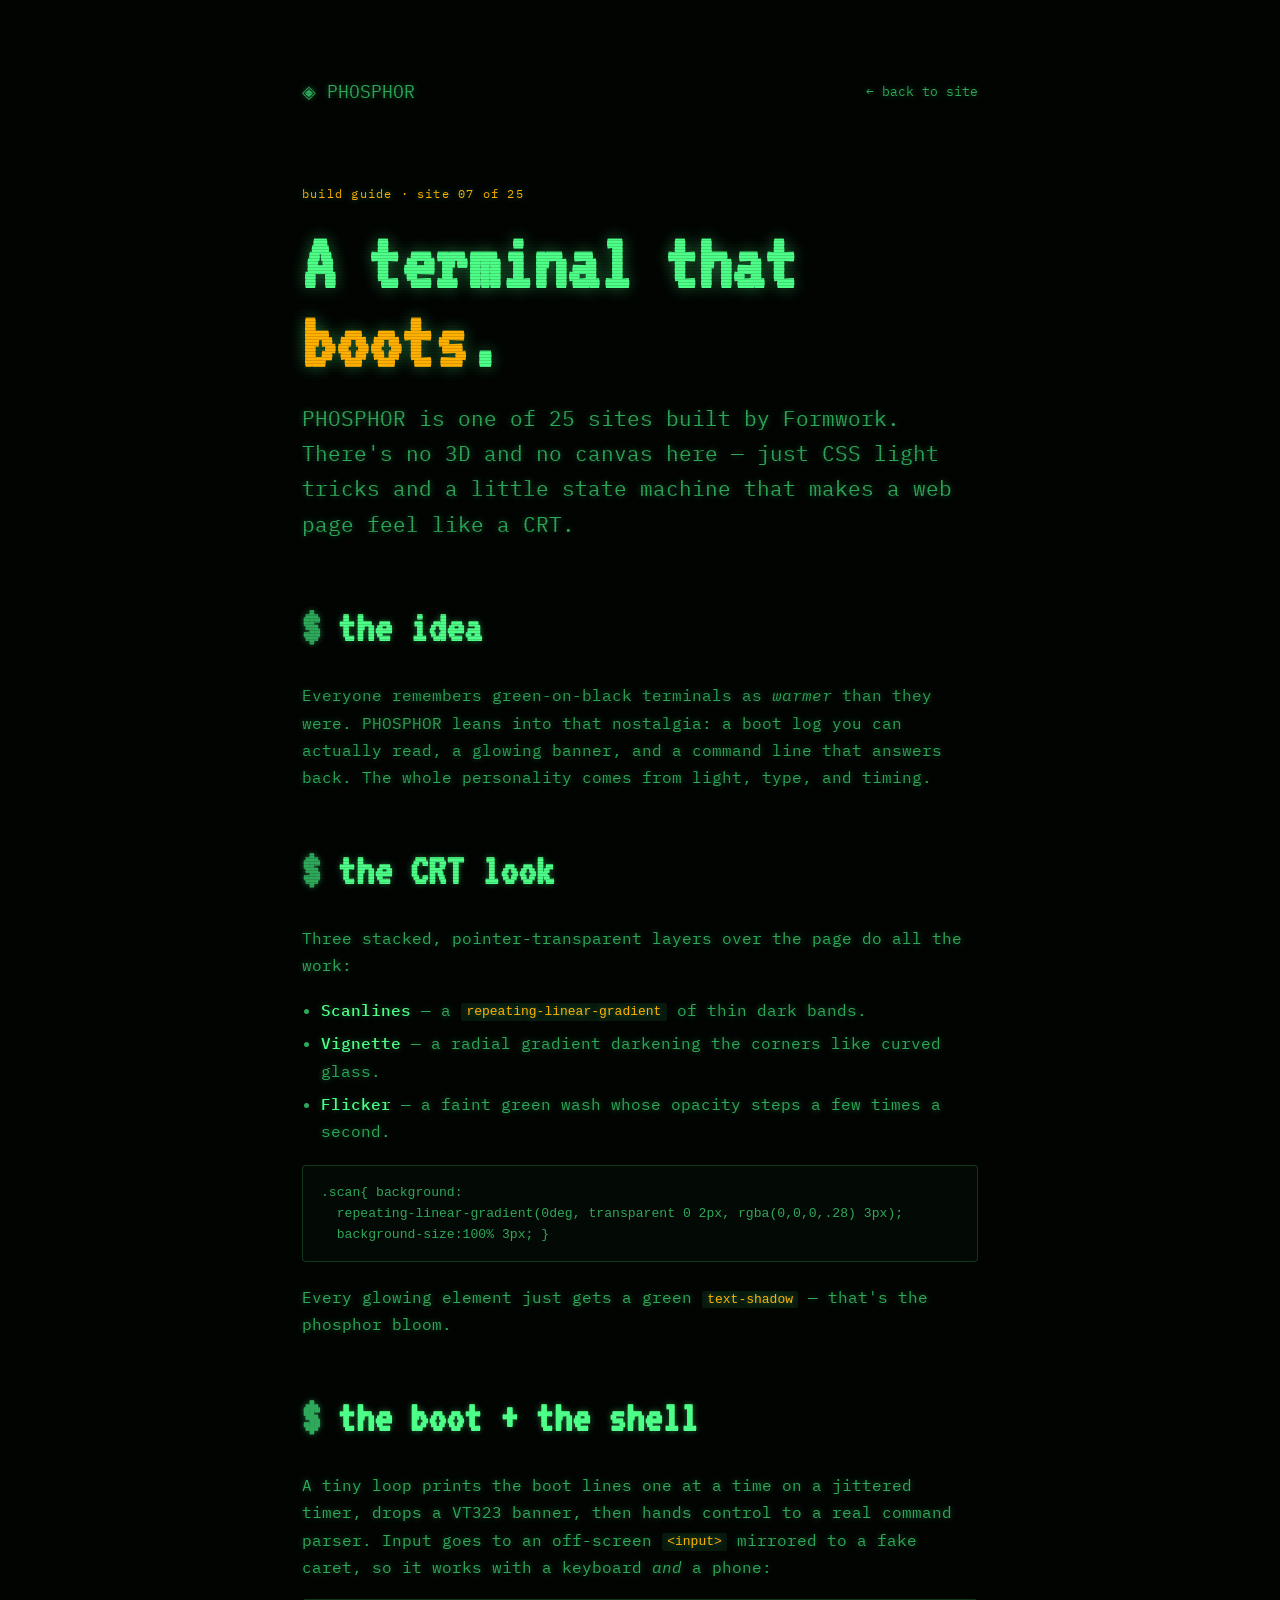
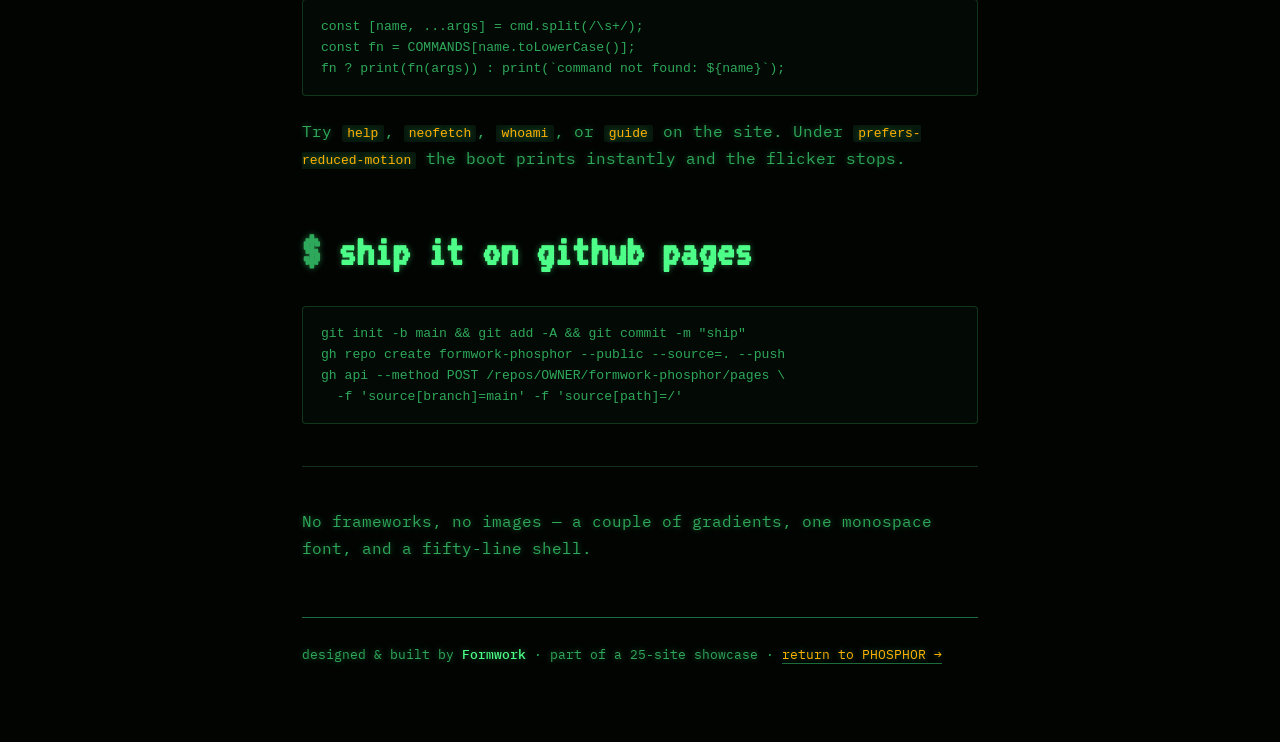
<file: guide/index.html>
<!doctype html>
<html lang="en">
<head>
<meta charset="utf-8" />
<meta name="viewport" content="width=device-width, initial-scale=1" />
<title>PHOSPHOR — Guide · How this was built</title>
<meta name="description" content="How the PHOSPHOR terminal site was built with Formwork: a CSS CRT overlay, a typed boot sequence, and a real interactive command line." />
<link rel="preconnect" href="https://fonts.googleapis.com" />
<link rel="preconnect" href="https://fonts.gstatic.com" crossorigin />
<link href="https://fonts.googleapis.com/css2?family=VT323&family=IBM+Plex+Mono:wght@400;500&display=swap" rel="stylesheet" />
<style>
  :root{--bg:#020402;--p:#4dff88;--dim:#2ea85a;--faint:#1c6b3a;--accent:#ffb000;--line:rgba(77,255,136,.18)}
  *{box-sizing:border-box;margin:0;padding:0}
  body{background:var(--bg);color:var(--p);font-family:"IBM Plex Mono",monospace;line-height:1.7;text-shadow:0 0 6px rgba(77,255,136,.4)}
  a{color:var(--accent);text-decoration:none;border-bottom:1px solid var(--faint)}a:hover{background:var(--accent);color:var(--bg);text-shadow:none}
  .crt{position:fixed;inset:0;z-index:200;pointer-events:none;background:repeating-linear-gradient(0deg,transparent 0,transparent 2px,rgba(0,0,0,.28) 3px);background-size:100% 3px}
  .wrap{max-width:740px;margin:0 auto;padding:clamp(28px,6vw,80px) clamp(20px,5vw,32px);position:relative;z-index:2}
  .top{display:flex;justify-content:space-between;align-items:center;font-size:.82rem;color:var(--dim);margin-bottom:clamp(40px,8vh,80px)}
  .top a{color:var(--dim);border:0}
  .brand{color:var(--p);font-size:1.1rem}
  .tag{display:inline-block;font-size:.76rem;letter-spacing:.1em;color:var(--accent);margin-bottom:1.2rem}
  h1{font-family:"VT323",monospace;font-size:clamp(2.8rem,9vw,5.2rem);line-height:.95;margin-bottom:1.2rem;text-shadow:0 0 16px rgba(77,255,136,.4)}
  h1 em{color:var(--accent);font-style:normal}
  .lede{font-size:clamp(1.05rem,2.2vw,1.3rem);color:var(--dim);max-width:58ch;margin-bottom:3rem}
  h2{font-family:"VT323",monospace;font-size:clamp(1.8rem,4.5vw,2.8rem);margin:2.6rem 0 1rem;color:var(--p)}
  h2::before{content:"$ ";color:var(--dim)}
  p{color:var(--dim);margin:0 0 1.1rem;max-width:66ch}
  strong{color:var(--p);font-weight:500}
  ul{color:var(--dim);margin:0 0 1.2rem 1.2rem}li{margin:.4rem 0}
  code{color:var(--accent);background:rgba(77,255,136,.08);padding:.1em .4em;border-radius:2px}
  pre{background:rgba(6,14,8,.6);border:1px solid var(--line);border-radius:4px;padding:16px 18px;overflow-x:auto;margin:0 0 1.4rem;font-size:.82rem;line-height:1.6;text-shadow:none}
  pre code{color:var(--dim);background:none;padding:0}
  .rule{height:1px;background:var(--line);margin:2.6rem 0}
  footer{margin-top:3.4rem;padding-top:1.6rem;border-top:1px solid var(--faint);font-size:.8rem;color:var(--dim)}
</style>
</head>
<body>
<div class="crt" aria-hidden="true"></div>
<div class="wrap">
  <div class="top"><a class="brand" href="../">◈ PHOSPHOR</a><a href="../">← back to site</a></div>
  <span class="tag">build guide · site 07 of 25</span>
  <h1>A terminal that <em>boots</em>.</h1>
  <p class="lede">PHOSPHOR is one of 25 sites built by Formwork. There's no 3D and no canvas here —
    just CSS light tricks and a little state machine that makes a web page feel like a CRT.</p>

  <h2>the idea</h2>
  <p>Everyone remembers green-on-black terminals as <em>warmer</em> than they were. PHOSPHOR leans
    into that nostalgia: a boot log you can actually read, a glowing banner, and a command line that
    answers back. The whole personality comes from light, type, and timing.</p>

  <h2>the CRT look</h2>
  <p>Three stacked, pointer-transparent layers over the page do all the work:</p>
  <ul>
    <li><strong>Scanlines</strong> — a <code>repeating-linear-gradient</code> of thin dark bands.</li>
    <li><strong>Vignette</strong> — a radial gradient darkening the corners like curved glass.</li>
    <li><strong>Flicker</strong> — a faint green wash whose opacity steps a few times a second.</li>
  </ul>
  <pre><code>.scan{ background:
  repeating-linear-gradient(0deg, transparent 0 2px, rgba(0,0,0,.28) 3px);
  background-size:100% 3px; }</code></pre>
  <p>Every glowing element just gets a green <code>text-shadow</code> — that's the phosphor bloom.</p>

  <h2>the boot + the shell</h2>
  <p>A tiny loop prints the boot lines one at a time on a jittered timer, drops a VT323 banner, then
    hands control to a real command parser. Input goes to an off-screen <code>&lt;input&gt;</code>
    mirrored to a fake caret, so it works with a keyboard <em>and</em> a phone:</p>
  <pre><code>const [name, ...args] = cmd.split(/\s+/);
const fn = COMMANDS[name.toLowerCase()];
fn ? print(fn(args)) : print(`command not found: ${name}`);</code></pre>
  <p>Try <code>help</code>, <code>neofetch</code>, <code>whoami</code>, or <code>guide</code> on the site.
    Under <code>prefers-reduced-motion</code> the boot prints instantly and the flicker stops.</p>

  <h2>ship it on github pages</h2>
  <pre><code>git init -b main &amp;&amp; git add -A &amp;&amp; git commit -m "ship"
gh repo create formwork-phosphor --public --source=. --push
gh api --method POST /repos/OWNER/formwork-phosphor/pages \
  -f 'source[branch]=main' -f 'source[path]=/'</code></pre>

  <div class="rule"></div>
  <p>No frameworks, no images — a couple of gradients, one monospace font, and a fifty-line shell.</p>
  <footer>designed &amp; built by <strong>Formwork</strong> · part of a 25-site showcase · <a href="../">return to PHOSPHOR →</a></footer>
</div>
</body>
</html>
</file>
